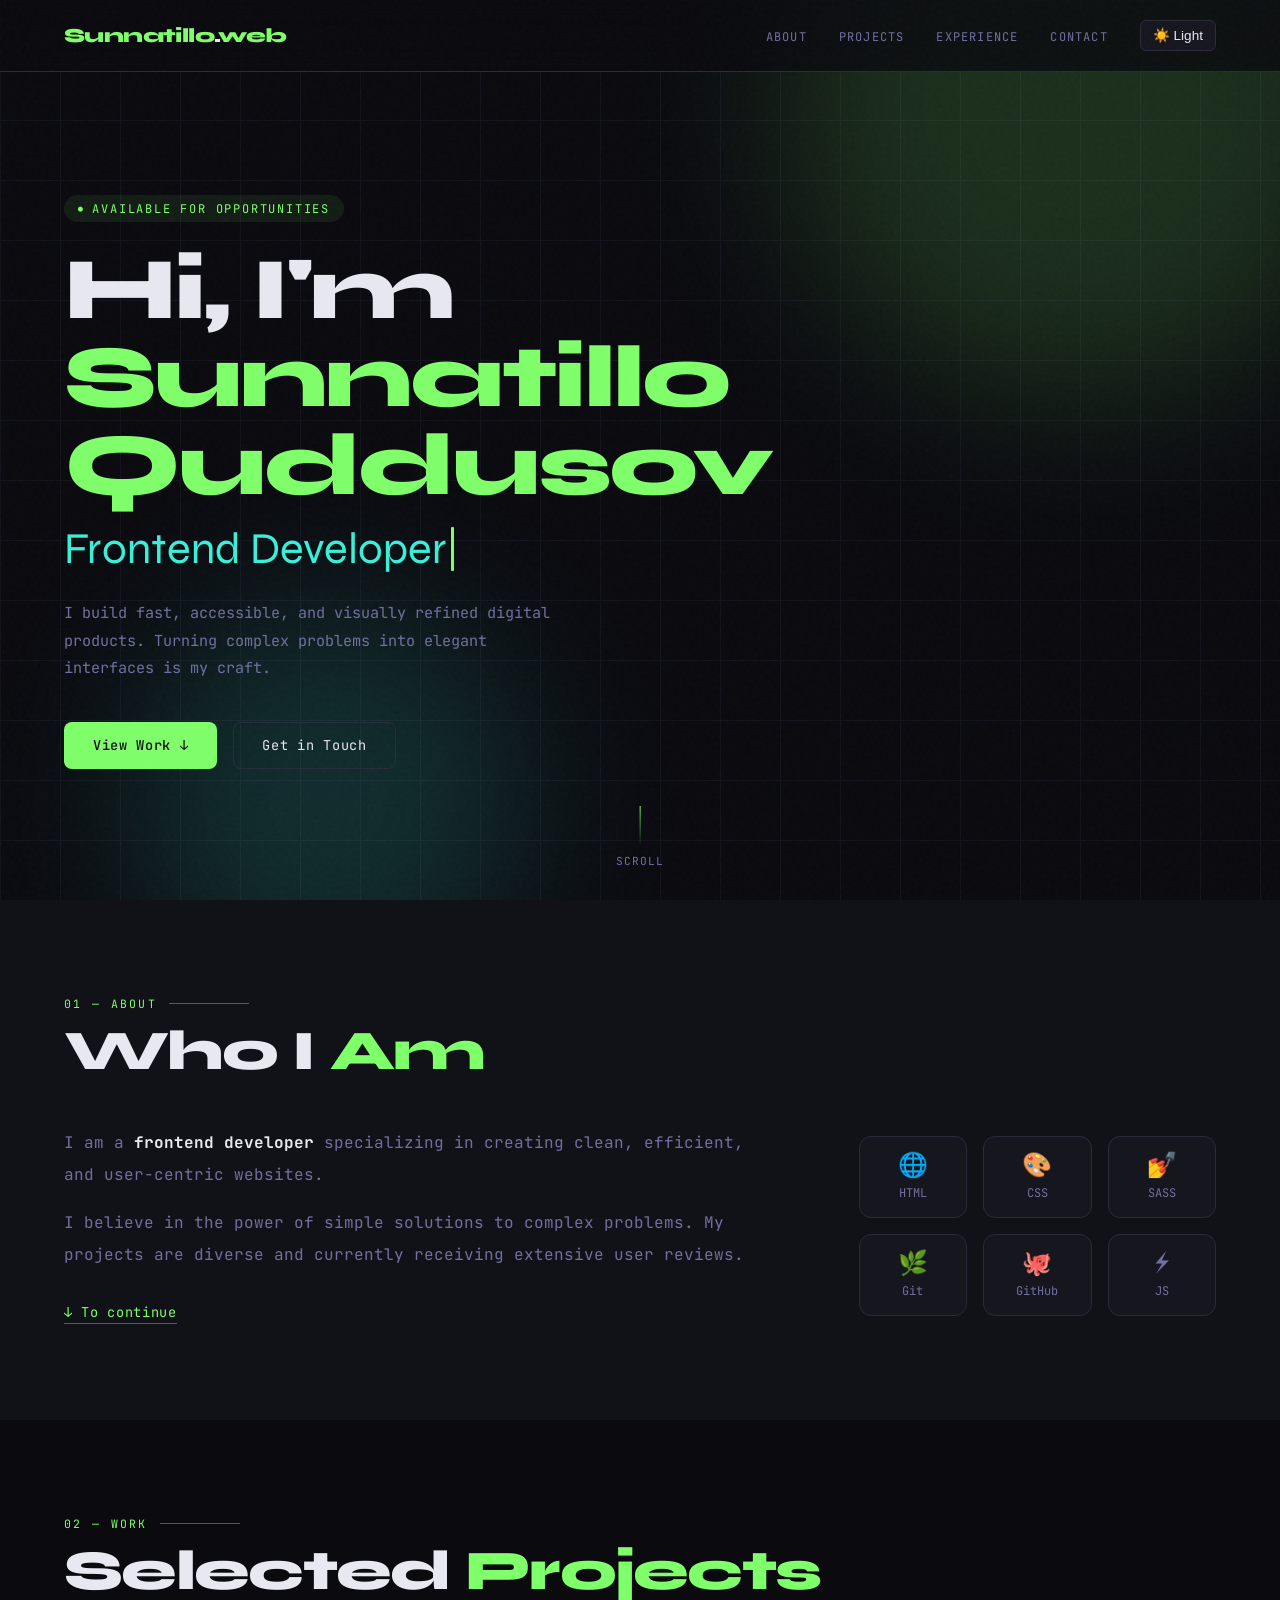
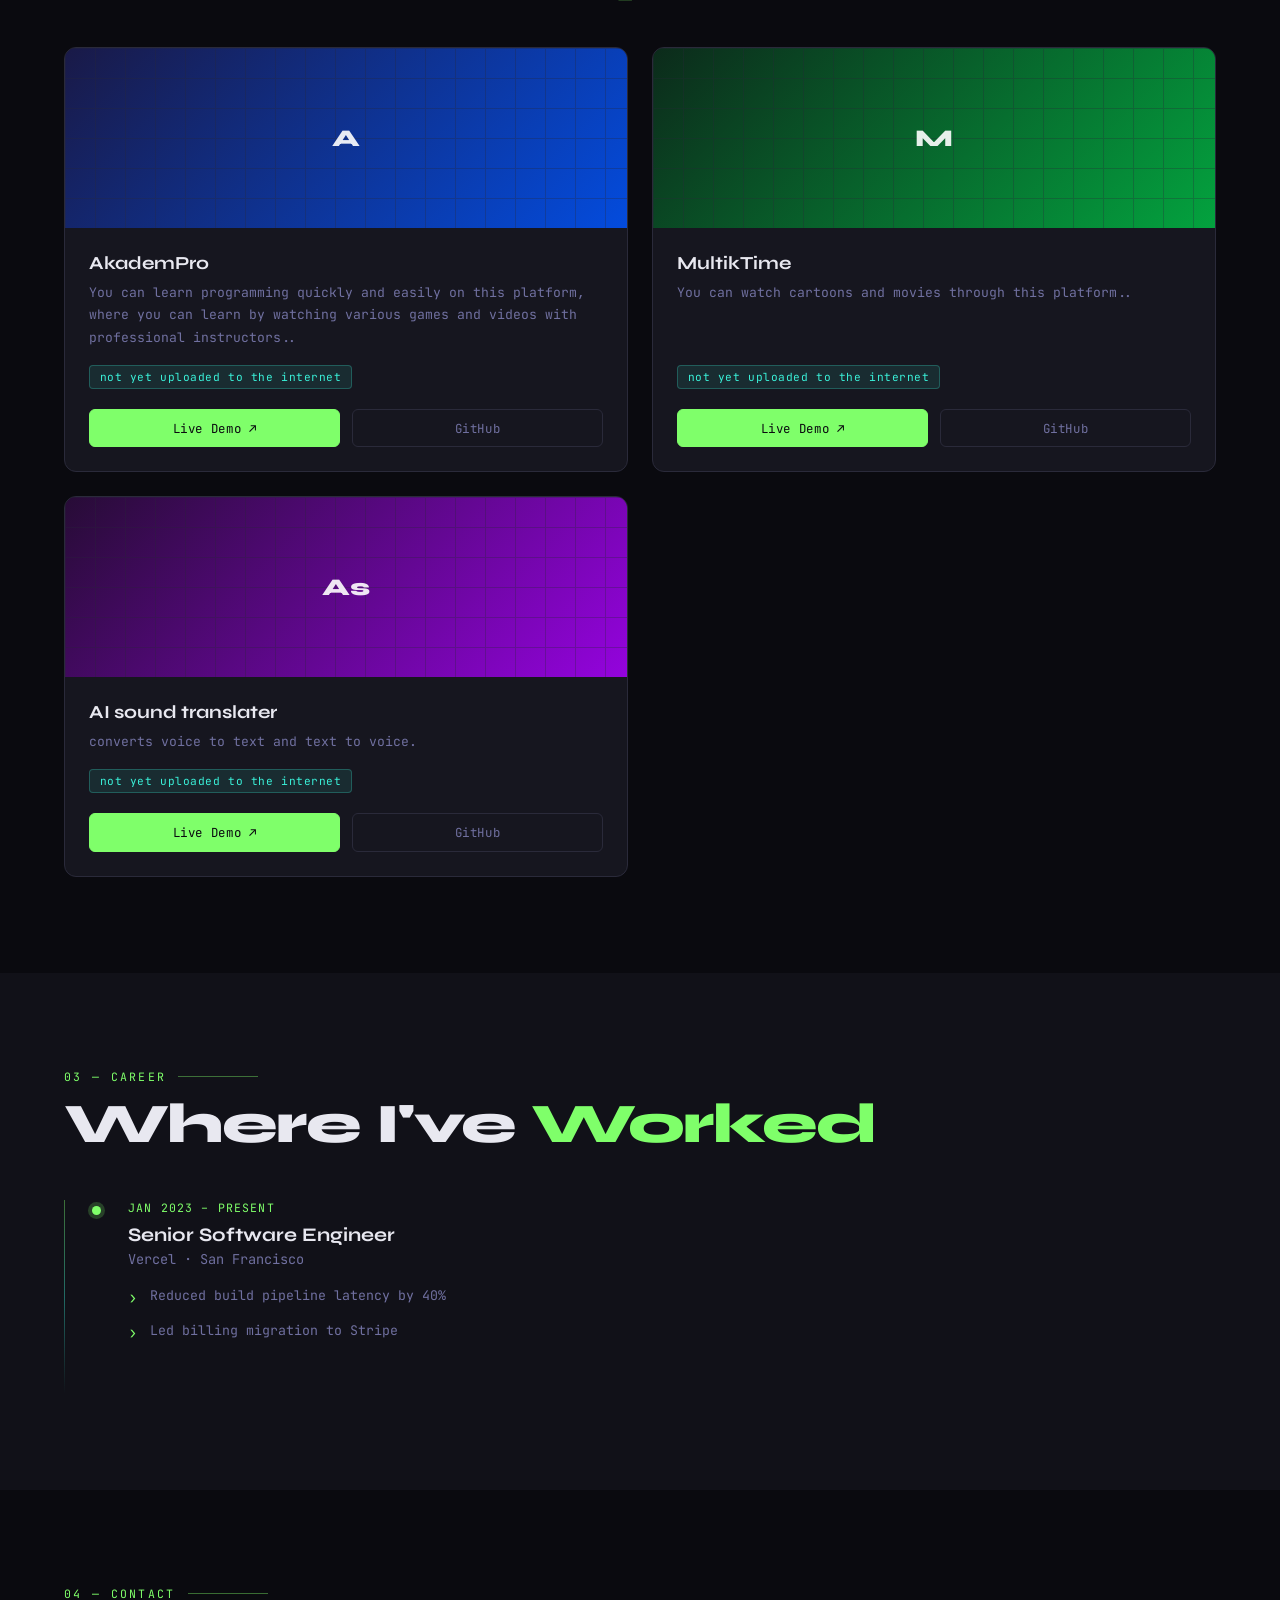
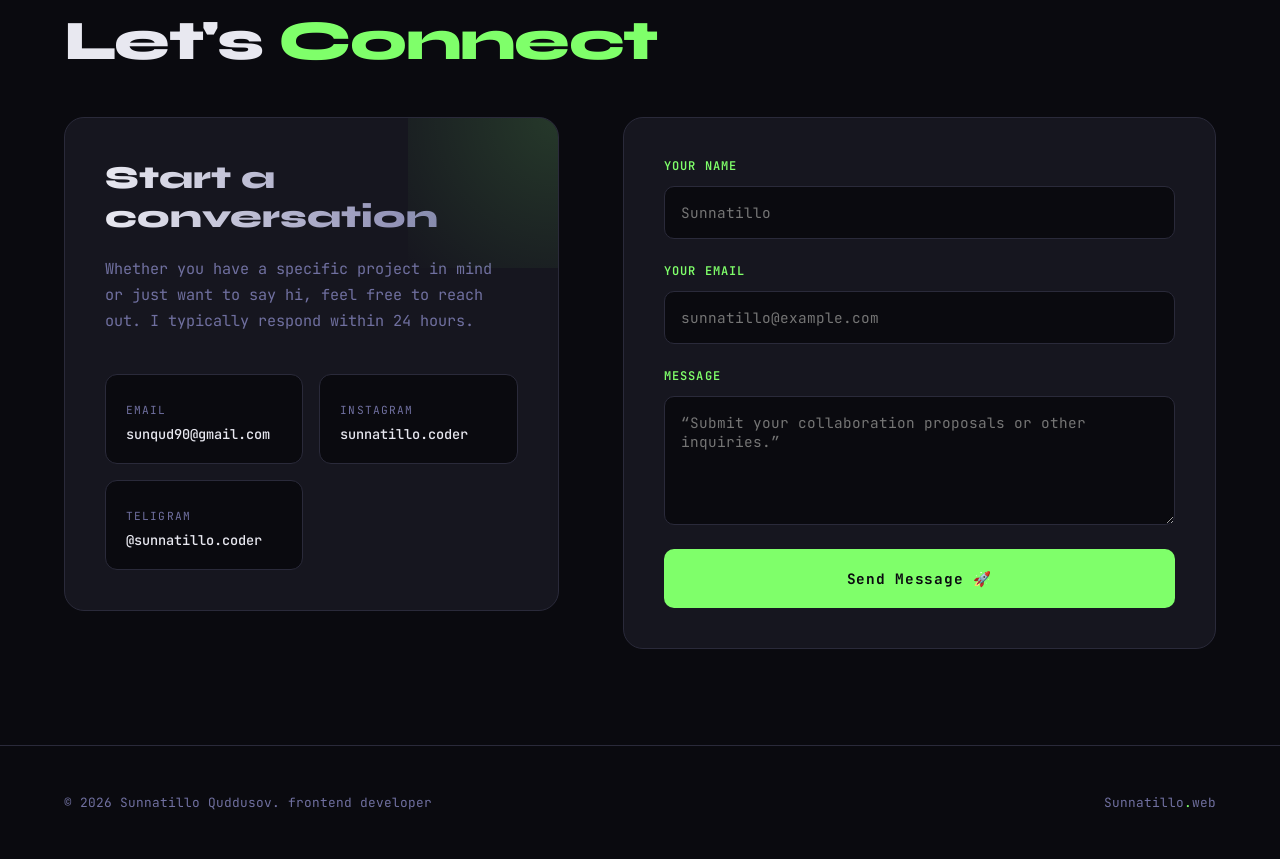
<file: index1.html>
<!DOCTYPE html>
<html lang="en" data-theme="dark">

<head>
    <meta charset="UTF-8" />
    <meta name="viewport" content="width=device-width, initial-scale=1.0" />
    <title>Sunnatillo quddusov · Frontend developer</title>
    <link rel="preconnect" href="https://fonts.googleapis.com">
    
    <!-- <script src='https://cdn.jotfor.ms/agent/embedjs/019bfef6dd1e7f89821bbded7eff9198f31d/embed.js'></script> -->


    <link
        href="https://fonts.googleapis.com/css2?family=Syne:wght@400;700;800&family=JetBrains+Mono:wght@300;400;500&display=swap"
        rel="stylesheet">
    <style>
        /* ── VARIABLES ── */
        :root {
            --bg: #0a0a0f;
            --bg2: #111118;
            --surface: #16161f;
            --border: #2a2a3a;
            --accent: #7fff6a;
            --accent2: #3af0d8;
            --text: #e8e8f0;
            --muted: #7070a0;
            --font-display: 'Syne', sans-serif;
            --font-mono: 'JetBrains Mono', monospace;
            --radius: 12px;
            --transition: 0.3s cubic-bezier(0.4, 0, 0.2, 1);
        }

        [data-theme="light"] {
            --bg: #f0f0f5;
            --bg2: #e4e4ef;
            --surface: #ffffff;
            --border: #d0d0e0;
            --accent: #1a9900;
            --accent2: #0099aa;
            --text: #111122;
            --muted: #5050a0;
        }

        /* ── RESET ── */
        *,
        *::before,
        *::after {
            box-sizing: border-box;
            margin: 0;
            padding: 0;
        }

        html {
            scroll-behavior: smooth;
        }

        body {
            font-family: var(--font-mono);
            background: var(--bg);
            color: var(--text);
            min-height: 100vh;
            /* transition: background: var(--transition), color var(--transition); */
            overflow-x: hidden;
        }

        a {
            color: inherit;
            text-decoration: none;
        }

        img {
            display: block;
            max-width: 100%;
        }

        ul {
            list-style: none;
        }

        /* ── NOISE OVERLAY ── */
        body::before {
            content: '';
            position: fixed;
            inset: 0;
            pointer-events: none;
            z-index: 9999;
            opacity: 0.025;
            background-image: url("data:image/svg+xml,%3Csvg viewBox='0 0 256 256' xmlns='http://www.w3.org/2000/svg'%3E%3Cfilter id='noise'%3E%3CfeTurbulence type='fractalNoise' baseFrequency='0.9' numOctaves='4' stitchTiles='stitch'/%3E%3C/filter%3E%3Crect width='100%25' height='100%25' filter='url(%23noise)'/%3E%3C/svg%3E");
        }

        /* ── SCROLLBAR ── */
        ::-webkit-scrollbar {
            width: 4px;
        }

        ::-webkit-scrollbar-track {
            background: var(--bg);
        }

        ::-webkit-scrollbar-thumb {
            background: var(--accent);
            border-radius: 2px;
        }

        /* ── NAV ── */
        nav {
            position: fixed;
            top: 0;
            left: 0;
            right: 0;
            z-index: 1000;
            /* Z-index oshirildi */
            display: flex;
            justify-content: space-between;
            align-items: center;
            padding: 1.25rem 5%;
            background: color-mix(in srgb, var(--bg) 80%, transparent);
            backdrop-filter: blur(16px);
            border-bottom: 1px solid var(--border);
            transition: background var(--transition);
        }

        .nav-logo {
            font-family: var(--font-display);
            font-weight: 800;
            font-size: 1.25rem;
            letter-spacing: -0.03em;
            color: var(--accent);
        }

        .nav-logo span {
            color: var(--text);
        }

        .nav-links {
            display: flex;
            gap: 2rem;
            align-items: center;
        }

        .nav-links a {
            font-size: 0.75rem;
            letter-spacing: 0.1em;
            text-transform: uppercase;
            color: var(--muted);
            transition: color var(--transition);
            position: relative;
        }

        .nav-links a::after {
            content: '';
            position: absolute;
            bottom: -2px;
            left: 0;
            height: 1px;
            width: 0;
            background: var(--accent);
            transition: width var(--transition);
        }

        .nav-links a:hover {
            color: var(--accent);
        }

        .nav-links a:hover::after {
            width: 100%;
        }

        #theme-toggle {
            background: var(--surface);
            border: 1px solid var(--border);
            color: var(--text);
            cursor: pointer;
            padding: 0.4rem 0.75rem;
            border-radius: 6px;
            font-size: 0.85rem;
            transition: all var(--transition);
        }

        #theme-toggle:hover {
            border-color: var(--accent);
            color: var(--accent);
        }

        /* ── HAMBURGER ── */
        .hamburger {
            display: none;
            flex-direction: column;
            gap: 5px;
            cursor: pointer;
            background: none;
            border: none;
            z-index: 1100;
            /* Menu ustida turishi uchun */
        }

        .hamburger span {
            display: block;
            width: 22px;
            height: 2px;
            background: var(--text);
            border-radius: 2px;
            transition: all var(--transition);
        }

        /* Hamburger ochilganda "X" shakli */
        .hamburger.active span:nth-child(1) {
            transform: translateY(7px) rotate(45deg);
        }

        .hamburger.active span:nth-child(2) {
            opacity: 0;
        }

        .hamburger.active span:nth-child(3) {
            transform: translateY(-7px) rotate(-45deg);
        }

        /* ── MOBILE MENU ── */
        .mobile-menu {
            position: fixed;
            inset: 0;
            z-index: 999;
            background: var(--bg);
            display: flex;
            flex-direction: column;
            align-items: center;
            justify-content: center;
            gap: 2rem;
            transform: translateX(100%);
            /* O'ngdan chiqishi uchun */
            transition: transform 0.4s cubic-bezier(0.4, 0, 0.2, 1);
        }

        .mobile-menu.open {
            transform: translateX(0);
        }

        .mobile-menu a {
            font-family: var(--font-display);
            font-size: 2rem;
            font-weight: 700;
            color: var(--muted);
            transition: color var(--transition);
        }

        .mobile-menu a:hover {
            color: var(--accent);
        }

        /* ── HERO ── */
        #hero {
            min-height: 100vh;
            display: flex;
            align-items: center;
            padding: 8rem 5% 4rem;
            position: relative;
            overflow: hidden;
        }

        .hero-bg {
            position: absolute;
            inset: 0;
            pointer-events: none;
        }

        .hero-orb {
            position: absolute;
            border-radius: 50%;
            filter: blur(80px);
            opacity: 0.15;
        }

        .hero-orb-1 {
            width: 600px;
            height: 600px;
            background: var(--accent);
            top: -200px;
            right: -100px;
        }

        .hero-orb-2 {
            width: 400px;
            height: 400px;
            background: var(--accent2);
            bottom: -100px;
            left: 10%;
        }

        .hero-grid {
            position: absolute;
            inset: 0;
            background-image: linear-gradient(var(--border) 1px, transparent 1px), linear-gradient(90deg, var(--border) 1px, transparent 1px);
            background-size: 60px 60px;
            opacity: 0.3;
        }

        .hero-content {
            position: relative;
            z-index: 1;
            max-width: 800px;
        }

        .hero-tag {
            display: inline-flex;
            align-items: center;
            gap: 0.5rem;
            font-size: 0.75rem;
            letter-spacing: 0.15em;
            text-transform: uppercase;
            color: var(--accent);
            padding: 0.35rem 0.85rem;
            border-radius: 999px;
            margin-bottom: 1.5rem;
            background: color-mix(in srgb, var(--accent) 8%, transparent);
        }

        .hero-tag::before {
            content: '●';
            font-size: 0.5rem;
            animation: blink 1.5s infinite;
        }

        @keyframes blink {

            0%,
            100% {
                opacity: 1
            }

            50% {
                opacity: 0
            }
        }

        .hero-name {
            font-family: var(--font-display);
            font-size: clamp(2.5rem, 7vw, 5.5rem);
            font-weight: 800;
            line-height: 1;
            letter-spacing: -0.03em;
            margin-bottom: 0.75rem;
        }

        .hero-name .accent {
            color: var(--accent);
        }

        .hero-typing {
            font-family: var(--font-display);
            font-size: clamp(1.5rem, 4vw, 2.75rem);
            font-weight: 400;
            color: var(--muted);
            margin-bottom: 1.5rem;
            min-height: 3rem;
            display: flex;
            align-items: center;
            gap: 0.25rem;
        }

        #typed-text {
            color: var(--accent2);
        }

        .cursor {
            display: inline-block;
            width: 3px;
            height: 1em;
            background: var(--accent);
            animation: blink 0.8s infinite;
            border-radius: 1px;
        }

        .hero-desc {
            font-size: 0.95rem;
            line-height: 1.8;
            color: var(--muted);
            max-width: 500px;
            margin-bottom: 2.5rem;
        }

        .hero-cta {
            display: flex;
            gap: 1rem;
            flex-wrap: wrap;
        }

        .btn {
            display: inline-flex;
            align-items: center;
            gap: 0.5rem;
            padding: 0.85rem 1.75rem;
            border-radius: 8px;
            font-family: var(--font-mono);
            font-size: 0.85rem;
            letter-spacing: 0.05em;
            cursor: pointer;
            transition: all var(--transition);
            border: 1px solid transparent;
        }

        .btn-primary {
            background: var(--accent);
            color: var(--bg);
            font-weight: 500;
        }

        .btn-primary:hover {
            background: transparent;
            color: var(--accent);
            border-color: var(--accent);
            transform: translateY(-2px);
            box-shadow: 0 8px 24px color-mix(in srgb, var(--accent) 25%, transparent);
        }

        .btn-outline {
            background: transparent;
            color: var(--text);
            border-color: var(--border);
        }

        .btn-outline:hover {
            border-color: var(--accent2);
            color: var(--accent2);
            transform: translateY(-2px);
        }

        .hero-scroll {
            position: absolute;
            bottom: 2rem;
            left: 50%;
            transform: translateX(-50%);
            display: flex;
            flex-direction: column;
            align-items: center;
            gap: 0.5rem;
            color: var(--muted);
            font-size: 0.7rem;
            letter-spacing: 0.1em;
            text-transform: uppercase;
        }

        .scroll-line {
            width: 1px;
            height: 40px;
            background: linear-gradient(var(--accent), transparent);
            animation: scrollDown 1.5s ease-in-out infinite;
        }

        @keyframes scrollDown {
            0% {
                opacity: 0;
                transform: scaleY(0);
                transform-origin: top
            }

            50% {
                opacity: 1;
                transform: scaleY(1)
            }

            100% {
                opacity: 0
            }
        }

        /* ── SECTIONS ── */
        section {
            padding: 6rem 5%;
        }

        .section-label {
            font-size: 0.72rem;
            letter-spacing: 0.2em;
            text-transform: uppercase;
            color: var(--accent);
            margin-bottom: 0.75rem;
            display: flex;
            align-items: center;
            gap: 0.75rem;
        }

        .section-label::after {
            content: '';
            flex: 1;
            max-width: 80px;
            height: 1px;
            background: var(--accent);
            opacity: 0.4;
        }

        .section-title {
            font-family: var(--font-display);
            font-size: clamp(2rem, 5vw, 3.5rem);
            font-weight: 800;
            letter-spacing: -0.03em;
            line-height: 1;
            margin-bottom: 3rem;
        }

        .section-title em {
            font-style: normal;
            color: var(--accent);
        }

        /* ── ABOUT ── */
        #about {
            background: var(--bg2);
        }

        .about-grid {
            display: grid;
            grid-template-columns: 1fr 0.5fr;
            gap: 5rem;
            align-items: center;
        }

        .about-bio {
            font-size: 1rem;
            line-height: 2;
            color: var(--muted);
        }

        .about-bio strong {
            color: var(--text);
        }

        .about-bio p+p {
            margin-top: 1rem;
        }

        .about-download {
            display: inline-flex;
            align-items: center;
            gap: 0.5rem;
            margin-top: 2rem;
            color: var(--accent);
            font-size: 0.85rem;
            letter-spacing: 0.05em;
            border-bottom: 1px solid color-mix(in srgb, var(--accent) 40%, transparent);
            padding-bottom: 2px;
            transition: all var(--transition);
        }

        .about-download:hover {
            gap: 1rem;
        }

        .tech-grid {
            display: grid;
            grid-template-columns: repeat(3, 1fr);
            gap: 1rem;
        }

        .tech-item {
            background: var(--surface);
            border: 1px solid var(--border);
            border-radius: var(--radius);
            padding: 1rem;
            display: flex;
            flex-direction: column;
            align-items: center;
            gap: 0.5rem;
            font-size: 0.75rem;
            color: var(--muted);
            transition: all var(--transition);
            cursor: default;
        }

        .tech-item:hover {
            border-color: var(--accent);
            color: var(--text);
            transform: translateY(-3px);
            box-shadow: 0 8px 24px color-mix(in srgb, var(--accent) 10%, transparent);
        }

        .tech-icon {
            font-size: 1.5rem;
            line-height: 1;
        }

        /* ── PROJECTS ── */
        .projects-grid {
            display: grid;
            grid-template-columns: repeat(2, 1fr);
            gap: 1.5rem;
        }

        .project-card {
            background: var(--surface);
            border: 1px solid var(--border);
            border-radius: var(--radius);
            overflow: hidden;
            transition: all var(--transition);
            display: flex;
            flex-direction: column;
        }

        .project-card:hover {
            border-color: color-mix(in srgb, var(--accent) 60%, transparent);
            transform: translateY(-4px);
            box-shadow: 0 16px 48px color-mix(in srgb, var(--accent) 8%, transparent);
        }

        .project-thumb {
            height: 180px;
            display: flex;
            align-items: center;
            justify-content: center;
            position: relative;
            overflow: hidden;
        }

        .project-thumb-inner {
            position: absolute;
            inset: 0;
            background: linear-gradient(135deg, var(--c1), var(--c2));
            opacity: 0.85;
        }

        .project-thumb-pattern {
            position: absolute;
            inset: 0;
            background-image: linear-gradient(var(--border) 1px, transparent 1px), linear-gradient(90deg, var(--border) 1px, transparent 1px);
            background-size: 30px 30px;
            opacity: 0.3;
        }

        .project-thumb-label {
            position: relative;
            z-index: 1;
            font-family: var(--font-display);
            font-size: 1.5rem;
            font-weight: 800;
            color: rgba(255, 255, 255, 0.9);
            letter-spacing: -0.02em;
        }

        .project-body {
            padding: 1.5rem;
            flex: 1;
            display: flex;
            flex-direction: column;
        }

        .project-title {
            font-family: var(--font-display);
            font-size: 1.15rem;
            font-weight: 700;
            margin-bottom: 0.5rem;
        }

        .project-desc {
            font-size: 0.82rem;
            line-height: 1.7;
            color: var(--muted);
            flex: 1;
            margin-bottom: 1rem;
        }

        .project-tags {
            display: flex;
            flex-wrap: wrap;
            gap: 0.4rem;
            margin-bottom: 1.25rem;
        }

        .tag {
            font-size: 0.7rem;
            letter-spacing: 0.05em;
            padding: 0.25rem 0.6rem;
            border-radius: 4px;
            background: color-mix(in srgb, var(--accent2) 10%, transparent);
            color: var(--accent2);
            border: 1px solid color-mix(in srgb, var(--accent2) 25%, transparent);
        }

        .project-links {
            display: flex;
            gap: 0.75rem;
        }

        .project-link {
            flex: 1;
            text-align: center;
            padding: 0.6rem;
            border-radius: 6px;
            font-size: 0.78rem;
            letter-spacing: 0.05em;
            border: 1px solid var(--border);
            color: var(--muted);
            transition: all var(--transition);
        }

        .project-link:hover {
            border-color: var(--accent);
            color: var(--accent);
        }

        .project-link.primary {
            background: var(--accent);
            color: var(--bg);
            border-color: var(--accent);
        }

        .project-link.primary:hover {
            background: transparent;
            color: var(--accent);
        }

        /* ── EXPERIENCE ── */
        #experience {
            background: var(--bg2);
        }

        .timeline {
            position: relative;
            padding-left: 2rem;
        }

        .timeline::before {
            content: '';
            position: absolute;
            left: 0;
            top: 0;
            bottom: 0;
            width: 1px;
            background: linear-gradient(var(--accent), var(--accent2), transparent);
            opacity: 0.4;
        }

        .timeline-item {
            position: relative;
            padding: 0 0 3rem 2rem;
        }

        .timeline-item::before {
            content: '';
            position: absolute;
            left: -4px;
            top: 6px;
            width: 9px;
            height: 9px;
            border-radius: 50%;
            background: var(--accent);
            box-shadow: 0 0 0 4px color-mix(in srgb, var(--accent) 20%, transparent);
        }

        .timeline-date {
            font-size: 0.72rem;
            letter-spacing: 0.1em;
            color: var(--accent);
            text-transform: uppercase;
            margin-bottom: 0.5rem;
        }

        .timeline-role {
            font-family: var(--font-display);
            font-size: 1.2rem;
            font-weight: 700;
            margin-bottom: 0.25rem;
        }

        .timeline-company {
            font-size: 0.85rem;
            color: var(--muted);
            margin-bottom: 1rem;
        }

        .timeline-achievements {
            display: flex;
            flex-direction: column;
            gap: 0.5rem;
        }

        .timeline-achievement {
            font-size: 0.83rem;
            line-height: 1.7;
            color: var(--muted);
            display: flex;
            gap: 0.75rem;
        }

        .timeline-achievement::before {
            content: '›';
            color: var(--accent);
            font-size: 1rem;
            line-height: 1.7;
            flex-shrink: 0;
        }

        /* ── CONTACT ── */
        .contact-grid {
            display: grid;
            grid-template-columns: 1fr 1.2fr;
            gap: 4rem;
            align-items: start;
        }

        .contact-card {
            background: var(--surface);
            border: 1px solid var(--border);
            border-radius: 20px;
            padding: 2.5rem;
            position: relative;
            overflow: hidden;
        }

        .contact-card::before {
            content: '';
            position: absolute;
            top: 0;
            right: 0;
            width: 150px;
            height: 150px;
            background: radial-gradient(circle at top right, color-mix(in srgb, var(--accent) 15%, transparent), transparent);
            pointer-events: none;
        }

        .contact-info h3 {
            font-family: var(--font-display);
            font-size: 2rem;
            font-weight: 800;
            margin-bottom: 1.25rem;
            background: linear-gradient(to right, var(--text), var(--muted));
            -webkit-background-clip: text;
            -webkit-text-fill-color: transparent;
        }

        .contact-info p {
            font-size: 0.95rem;
            line-height: 1.7;
            color: var(--muted);
            margin-bottom: 2.5rem;
        }

        .contact-links-grid {
            display: grid;
            grid-template-columns: repeat(2, 1fr);
            gap: 1rem;
        }

        .contact-link-item {
            background: var(--bg);
            border: 1px solid var(--border);
            padding: 1.25rem;
            border-radius: 12px;
            display: flex;
            flex-direction: column;
            gap: 0.5rem;
            transition: all var(--transition);
        }

        .contact-link-item:hover {
            border-color: var(--accent);
            transform: translateY(-5px);
            box-shadow: 0 10px 30px -10px color-mix(in srgb, var(--accent) 20%, transparent);
        }

        .contact-link-icon {
            font-size: 1.25rem;
        }

        .contact-link-label {
            font-size: 0.7rem;
            text-transform: uppercase;
            letter-spacing: 0.1em;
            color: var(--muted);
        }

        .contact-link-value {
            font-size: 0.85rem;
            font-weight: 500;
            color: var(--text);
        }

        .contact-form {
            display: flex;
            flex-direction: column;
            gap: 1.5rem;
            background: var(--surface);
            padding: 2.5rem;
            border-radius: 20px;
            border: 1px solid var(--border);
        }

        .form-group {
            display: flex;
            flex-direction: column;
            gap: 0.75rem;
        }

        .form-group label {
            font-size: 0.75rem;
            letter-spacing: 0.1em;
            text-transform: uppercase;
            color: var(--accent);
            font-weight: 600;
        }

        .form-group input,
        .form-group textarea {
            background: var(--bg);
            border: 1px solid var(--border);
            border-radius: 10px;
            padding: 1rem;
            font-family: var(--font-mono);
            font-size: 0.9rem;
            color: var(--text);
            outline: none;
            transition: all var(--transition);
        }

        .form-group input:focus,
        .form-group textarea:focus {
            border-color: var(--accent);
            box-shadow: 0 0 0 4px color-mix(in srgb, var(--accent) 5%, transparent);
        }

        .form-submit {
            background: var(--accent);
            color: var(--bg);
            border: none;
            padding: 1.25rem;
            border-radius: 10px;
            font-family: var(--font-mono);
            font-size: 0.9rem;
            letter-spacing: 0.05em;
            cursor: pointer;
            font-weight: 700;
            transition: all var(--transition);
            display: flex;
            align-items: center;
            justify-content: center;
            gap: 0.75rem;
        }

        .form-submit:hover {
            transform: translateY(-2px);
            box-shadow: 0 15px 30px -10px color-mix(in srgb, var(--accent) 40%, transparent);
        }

        /* ── FOOTER ── */
        footer {
            border-top: 1px solid var(--border);
            padding: 3rem 5%;
            display: flex;
            justify-content: space-between;
            align-items: center;
            font-size: 0.8rem;
            color: var(--muted);
            flex-wrap: wrap;
            gap: 1rem;
        }

        /* ── RESPONSIVE ── */
        @media (max-width: 992px) {
            .contact-grid {
                grid-template-columns: 1fr;
            }

            .dumaloq {
                display: none;
            }

            /* Mobileda rasmni yashirish yoki kichraytirish */
        }

        @media (max-width: 768px) {

                        .dumaloq {
                display: none;
            }


            .nav-links {
                display: none;
            }

            .hamburger {
                display: flex;
            }

            .about-grid {
                grid-template-columns: 1fr;
                gap: 3rem;
            }

            .tech-grid {
                grid-template-columns: repeat(2, 1fr);
            }

            .projects-grid {
                grid-template-columns: 1fr;
            }

            .contact-links-grid {
                grid-template-columns: 1fr;
            }

        }



         @media (max-width: 1442px) {

                        .dumaloq {
                display: none;
            }

        }







        .immgg {
            width: 600px;
            position: absolute;
            margin-left: 780px;
            margin-top: -50px;
            /* filter: drop-shadow(2px 2px 15px green); */
        }

        .dumaloq {
            width: 510px;
            height: 510px;
            position: absolute;
            background-color: #65f44f;
            right: 120px;
            border-radius: 50%;
            box-shadow: 2px 2px 20px #1a9900;
            animation: ani linear 1.1s infinite alternate;
        }




        /* @keyframes ani {
10%{
    border-radius: 40%;
}

10%{
    border-radius: 35%;
}

10%{
    border-radius: 30%;
}

10%{
    border-radius: 45%;
}


10%{
    border-radius: 50%;
}


10%{
    border-radius: 39%;
}


10%{
    border-radius: 33%;
}


10%{
    border-radius: 40%;
}


10%{
    border-radius: 30%;
}


10%{
    border-radius: 58%;
}
} */
    </style>
</head>

<body>

    <nav>
        <div class="nav-logo">Sunnatillo<span>.</span>web</div>
        <ul class="nav-links">
            <li><a href="#about">About</a></li>
            <li><a href="#projects">Projects</a></li>
            <li><a href="#experience">Experience</a></li>
            <li><a href="#contact">Contact</a></li>
            <li><button id="theme-toggle">☀️ Light</button></li>
        </ul>
        <button class="hamburger" id="hamburger" aria-label="Menu">
            <span></span><span></span><span></span>
        </button>
    </nav>

    <div class="mobile-menu" id="mobile-menu">
        <a href="#about" class="mobile-link">About</a>
        <a href="#projects" class="mobile-link">Projects</a>
        <a href="#experience" class="mobile-link">Experience</a>
        <a href="#contact" class="mobile-link">Contact</a>
        <button id="theme-toggle-mobile"
            style="background:var(--surface); border:1px solid var(--border); color:var(--text); padding:0.8rem 1.5rem; border-radius:8px; margin-top:1rem;">☀️
            Light Mode</button>
    </div>

    <section id="hero">
        <div class="hero-bg">
            <div class="hero-grid"></div>
            <div class="hero-orb hero-orb-1"></div>
            <div class="hero-orb hero-orb-2"></div>
        </div>

        <!-- <img src="download (6).png" alt="" class="immgg"> -->
        <div class="dumaloq"><img src="download (6).png" alt="" class="duimg"></div>

        <div class="hero-content">
            <div class="hero-tag">Available for opportunities</div>
            <h1 class="hero-name">Hi, I'm <span class="accent">Sunnatillo Quddusov</span></h1>
            <div class="hero-typing">
                <span id="typed-text"></span><span class="cursor"></span>
            </div>
            <p class="hero-desc">I build fast, accessible, and visually refined digital products. Turning complex
                problems into elegant interfaces is my craft.</p>
            <div class="hero-cta">
                <a href="#projects" class="btn btn-primary">View Work ↓</a>
                <a href="#contact" class="btn btn-outline">Get in Touch</a>
            </div>
        </div>

        <div class="hero-scroll">
            <div class="scroll-line"></div>
            scroll
        </div>
    </section>

    <section id="about">
        <div class="fade-in">
            <div class="section-label">01 — About</div>
            <h2 class="section-title">Who I <em>Am</em></h2>
        </div>
        <div class="about-grid fade-in">
            <div>
                <div class="about-bio">
                    <p>I am a <strong>frontend developer </strong>specializing in creating clean, efficient, and
                        user-centric websites.</p>
                    <p>I believe in the power of simple solutions to complex problems. My projects are diverse and
                        currently receiving extensive user reviews.</p>
                </div>
                <a href="" class="about-download" download>
                    ↓ To continue
                </a>
            </div>
            <div class="tech-grid" id="tech-grid"></div>
        </div>
    </section>

    <section id="projects">
        <div class="fade-in">
            <div class="section-label">02 — Work</div>
            <h2 class="section-title">Selected <em>Projects</em></h2>
        </div>
        <div class="projects-grid" id="projects-grid"></div>
    </section>

    <section id="experience">
        <div class="fade-in">
            <div class="section-label">03 — Career</div>
            <h2 class="section-title">Where I've <em>Worked</em></h2>
        </div>
        <div class="timeline" id="timeline"></div>
    </section>

    <section id="contact">
        <div class="fade-in">
            <div class="section-label">04 — Contact</div>
            <h2 class="section-title">Let's <em>Connect</em></h2>
        </div>
        <div class="contact-grid fade-in">
            <div class="contact-card">
                <div class="contact-info">
                    <h3>Start a conversation</h3>
                    <p>Whether you have a specific project in mind or just want to say hi, feel free to reach out. I
                        typically respond within 24 hours.</p>
                    <div class="contact-links-grid">
                        <a href="mailto:alex@example.com" class="contact-link-item">
                            <span class="contact-link-icon"></span>
                            <span class="contact-link-label">Email</span>
                            <span class="contact-link-value">sunqud90@gmail.com</span>
                        </a>
                        <!-- <a href="#" class="contact-link-item">
                            <span class="contact-link-icon">🐙</span>
                            <span class="contact-link-label">GitHub</span>
                            <span class="contact-link-value">@sunnatilloquddusov99-cloud</span>
                        </a> -->
                        <a href="#" class="contact-link-item">
                            <span class="contact-link-icon"> </span>
                            <span class="contact-link-label">instagram</span>
                            <span class="contact-link-value">sunnatillo.coder</span>
                        </a>
                        <a href="#" class="contact-link-item">
                            <span class="contact-link-icon"></span>
                            <span class="contact-link-label">teligram</span>
                            <span class="contact-link-value">@sunnatillo.coder</span>
                        </a>
                    </div>
                </div>
            </div>

            <form id="tgForm" class="contact-form">
                <div class="form-group">
                    <label>Your Name</label>
                    <input id="name" type="text" placeholder="Sunnatillo" required />
                </div>
                <div class="form-group">
                    <label>Your Email</label>
                    <input id="email" type="email" placeholder="sunnatillo@example.com" required />
                </div>
                <div class="form-group">
                    <label>message</label>
                    <textarea id="message" placeholder="“Submit your collaboration proposals or other inquiries.”"
                        rows="5"></textarea>
                </div>
                <button id="" type="submit" class="form-submit">
                    Send Message 🚀
                </button>
            </form>
        </div>
    </section>

    <footer>
        <span>© 2026 Sunnatillo Quddusov. frontend developer</span>
        <span>Sunnatillo<span style="color:var(--accent)">.</span>web</span>
    </footer>

    <script>
        /* ── DATA ── */
        const TECH_STACK = [
            { icon: '🌐', name: 'HTML' }, { icon: '🎨', name: 'CSS' },
            { icon: '💅', name: 'SASS' }, ,
            { icon: '🌿', name: 'Git' }, { icon: '🐙', name: 'GitHub' },
            { icon: '⚡', name: 'JS' }, ,
        ];

        const PROJECTS = [
            { title: 'AkademPro', desc: 'You can learn programming quickly and easily on this platform, where you can learn by watching various games and videos with professional instructors..', tags: ["not yet uploaded to the internet"], c1: '#1a1a4e', c2: '#0055ff', live: '#', github: '#' },
            
            { title: 'MultikTime', desc: 'You can watch cartoons and movies through this platform..', tags: ["not yet uploaded to the internet"], c1: '#0a2e1a', c2: '#00bb44', live: '#', github: '#' },
            
            { title: 'AI sound translater', desc: 'converts voice to text and text to voice.', tags: ['not yet uploaded to the internet'], c1: '#2a0a3a', c2: '#aa00ff', live: '#', github: '#' },
            
            // { title: 'ThermoGrid', desc: 'IoT dashboard for monitoring smart devices.', tags: ['Vue.js', 'MQTT'], c1: '#2a1400', c2: '#ff6600', live: '#', github: '#' }
        ];

        const EXPERIENCE = [
            { company: 'Vercel · San Francisco', role: 'Senior Software Engineer', date: 'Jan 2023 – Present', achievements: ['Reduced build pipeline latency by 40%', 'Led billing migration to Stripe'] }
        ];

        /* ── TYPING EFFECT ── */
        const ROLES = ['Frontend Developer', 'Interactive UI/UX designer ', 'responsive web designer', 'AI chatbot creator'];
        let roleIdx = 0, charIdx = 0, deleting = false;
        const typedEl = document.getElementById('typed-text');

        function type() {
            const current = ROLES[roleIdx];
            if (!deleting) {
                typedEl.textContent = current.slice(0, charIdx + 1);
                charIdx++;
                if (charIdx === current.length) { deleting = true; setTimeout(type, 1800); return; }
            } else {
                typedEl.textContent = current.slice(0, charIdx - 1);
                charIdx--;
                if (charIdx === 0) { deleting = false; roleIdx = (roleIdx + 1) % ROLES.length; }
            }
            setTimeout(type, deleting ? 60 : 100);
        }
        type();

        /* ── RENDER DATA ── */
        const techGrid = document.getElementById('tech-grid');
        TECH_STACK.forEach(t => techGrid.innerHTML += `<div class="tech-item"><div class="tech-icon">${t.icon}</div>${t.name}</div>`);

        const projGrid = document.getElementById('projects-grid');
        PROJECTS.forEach(p => {
            const abbr = p.title.split(' ').map(w => w[0]).join('').slice(0, 2);
            projGrid.innerHTML += `<div class="project-card fade-in">
    <div class="project-thumb" style="--c1:${p.c1};--c2:${p.c2}"><div class="project-thumb-inner"></div><div class="project-thumb-pattern"></div><div class="project-thumb-label">${abbr}</div></div>
    <div class="project-body"><div class="project-title">${p.title}</div><div class="project-desc">${p.desc}</div><div class="project-tags">${p.tags.map(t => `<span class="tag">${t}</span>`).join('')}</div><div class="project-links"><a href="${p.live}" class="project-link primary" target="_blank">Live Demo ↗️</a><a href="${p.github}" class="project-link" target="_blank">GitHub</a></div></div>
  </div>`;
        });

        const timeline = document.getElementById('timeline');
        EXPERIENCE.forEach(e => {
            timeline.innerHTML += `<div class="timeline-item fade-in">
    <div class="timeline-date">${e.date}</div><div class="timeline-role">${e.role}</div><div class="timeline-company">${e.company}</div>
    <div class="timeline-achievements">${e.achievements.map(a => `<div class="timeline-achievement">${a}</div>`).join('')}</div>
  </div>`;
        });

        /* ── INTERSECTION OBSERVER ── */


        /* ── THEME TOGGLE ── */
        function toggleTheme() {
            const html = document.documentElement;
            const isDark = html.getAttribute('data-theme') === 'dark';
            html.setAttribute('data-theme', isDark ? 'light' : 'dark');
            const btn = document.getElementById('theme-toggle');
            const btnMob = document.getElementById('theme-toggle-mobile');
            btn.textContent = isDark ? '☽ Dark' : '☀️ Light';
            btnMob.textContent = isDark ? '☽ Dark Mode' : '☀️ Light Mode';
        }
        document.getElementById('theme-toggle').addEventListener('click', toggleTheme);
        document.getElementById('theme-toggle-mobile').addEventListener('click', toggleTheme);

        /* ── MOBILE MENU (YANGILANGAN) ── */
        const hamburger = document.getElementById('hamburger');
        const mobileMenu = document.getElementById('mobile-menu');
        const mobileLinks = document.querySelectorAll('.mobile-link');

        // Ochish va yopish funksiyasi
        function toggleMenu() {
            hamburger.classList.toggle('active');
            mobileMenu.classList.toggle('open');


        }

        hamburger.addEventListener('click', toggleMenu);

        // Linklar bosilganda menyuni yopish
        mobileLinks.forEach(link => {
            link.addEventListener('click', () => {
                hamburger.classList.remove('active');
                mobileMenu.classList.remove('open');
                document.body.style.overflow = 'http://127.0.0.1:5000/send-message';
            });
        });


    </script>
</body>

</html>
</file>
